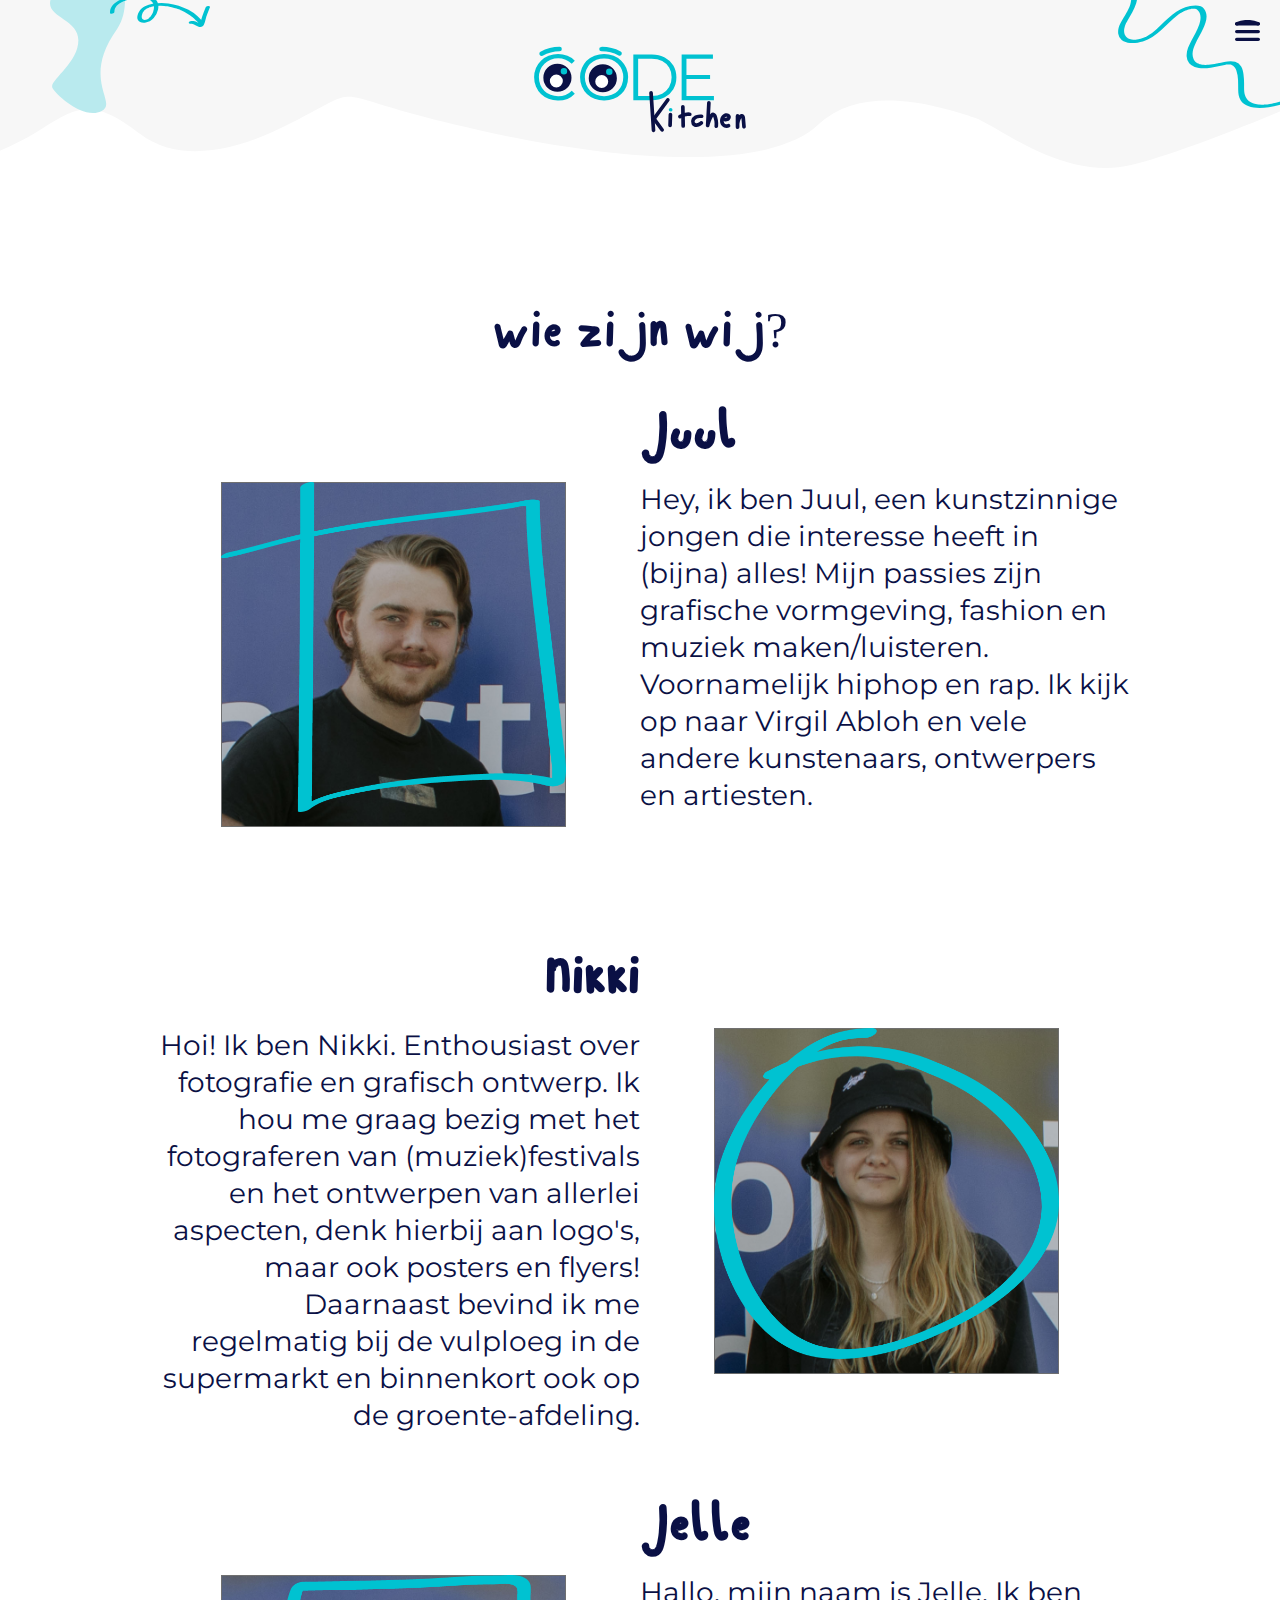
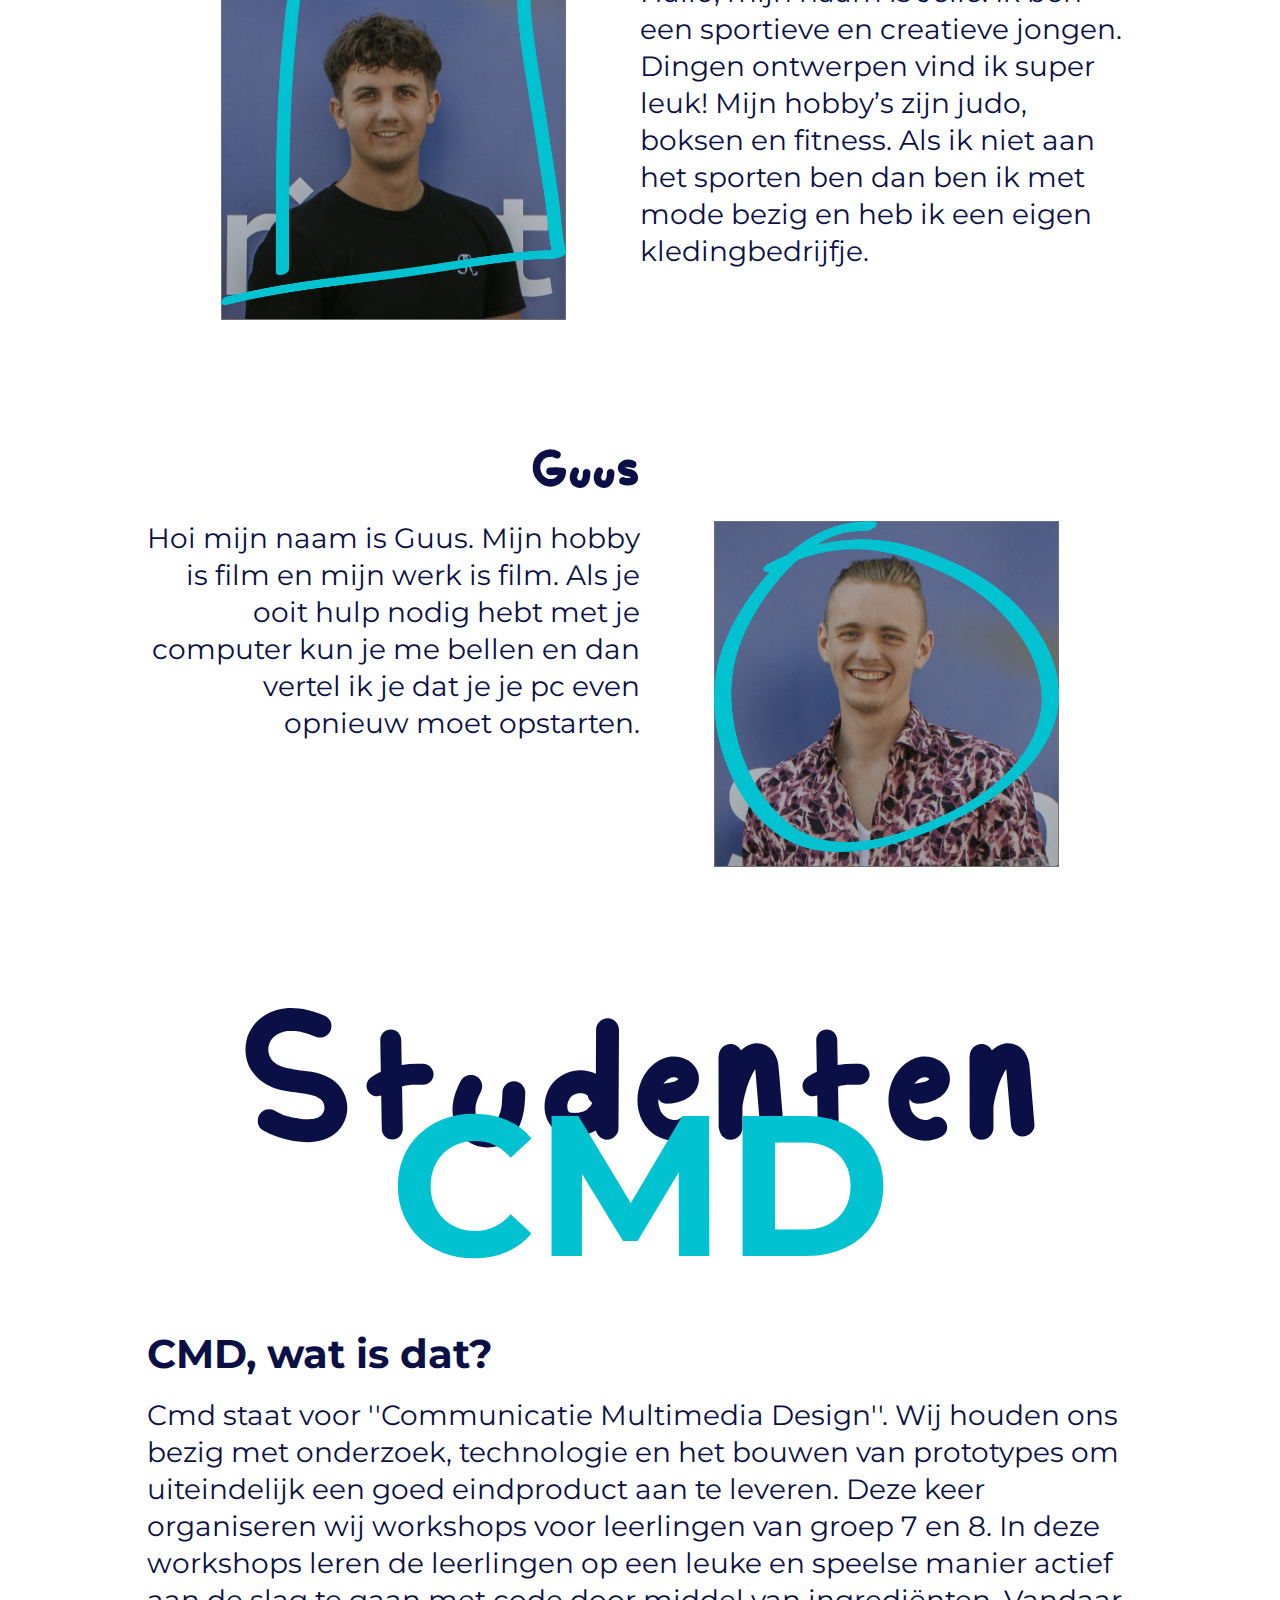
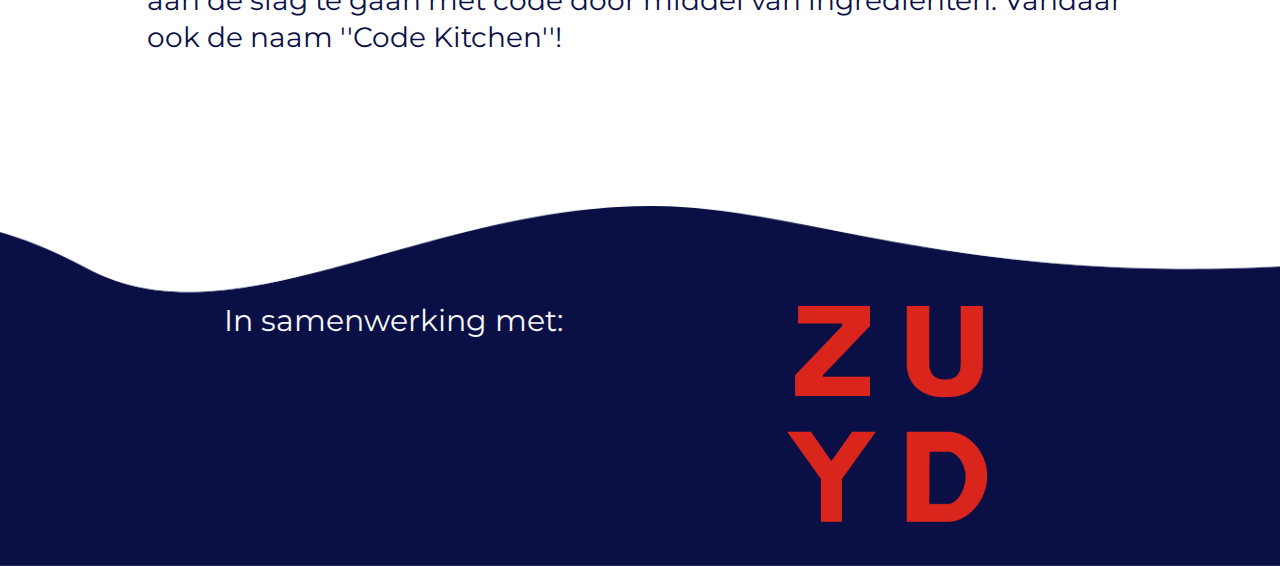
<file: wij.html>
<!DOCTYPE html>
<html lang="en">
<head>
    <meta charset="UTF-8">
    <meta http-equiv="X-UA-Compatible" content="IE=edge">
    <meta name="viewport" content="width=device-width, initial-scale=1.0">
    <link rel="preconnect" href="https://fonts.googleapis.com"> 
    <link rel="preconnect" href="https://fonts.gstatic.com" crossorigin> 
    <link href="https://fonts.googleapis.com/css2?family=Montserrat:wght@400;700&display=swap" rel="stylesheet">
    <link rel="stylesheet" href="css/reset.css">
    <link rel="stylesheet" href="css/jquery-ui.css">
    <link rel="stylesheet" href="css/style.css">
    <script src="js/jquery-3.6.0.min.js"></script>
    <script src="js/jquery-ui.js"></script>
    <script src="js/script.js"></script>
    <title>Code Kitchen</title>
</head>
<body>
    <header>
        <nav>
            <div class="nav">
                <a href="index.html">
                <li>
                    <img src="assets/Path 325.svg" alt="" class="zInd1">
                    <h5 class="zInd2">Home</h5>
                </li></a>
                <a href="workshop.html">
                <li>
                    <img src="assets/Path 326.svg" alt="">
                    <h5 class="zInd2">Workshops</h5>
                </li></a>   
                <a href="wij.html">
                <li>
                    <img src="assets/Path 327.svg" alt="">
                    <h5 class="zInd2">Wie zijn wij?</h5>
                </li></a>
            </div>
        </nav>

        <div class="fixedhead">
            <img src="assets/figs/head2.svg" alt="" id="head2">
            <a href="index.html"><img src="assets/logobig.svg" alt="" id="logohead"></a>
            <img src="assets/figs/curltopright.svg" alt="" id="curltopright">
            <!-- <a href=""> -->
            <img src="assets/hamb-button.svg" alt="" id="hamb-button">
        <!-- </a> -->
        </div>



        <div class="deblobs">
            <img src="assets/figs/bloblinksboven.svg" alt="" id="bloblinksboven">
            <img src="assets/figs/pijl1.svg" alt="" id="pijllinksboven">
        </div>

    </header>
    <main class="others">
        <h2 class="center">wie zijn wij?</h2>
        <div class="middleCont">
            <div class="fifty leftFloat rela">
                <img src="assets/groep/Intersection 1.png" alt="">
                <img src="assets/groep/Path 101.png" alt="" class="onTopPic">
            </div>
            <div class="fifty rightFloat">
                <h3 class="names">Juul</h3>
                <p>Hey, ik ben Juul, een kunstzinnige jongen die interesse heeft in (bijna) alles! Mijn passies zijn grafische vormgeving, fashion en muziek maken/luisteren. Voornamelijk hiphop en rap.
                    Ik kijk op naar Virgil Abloh en vele andere kunstenaars, ontwerpers en artiesten. </p>
            </div>
            <div class="clear"></div>
        </div>
        <div class="middleCont">
            <div class="fifty leftFloat show2">
                <h3 class="names right">Nikki</h3>
                <p class="right">Hoi! Ik ben Nikki. Enthousiast over fotografie en grafisch ontwerp.
                    Ik hou me graag bezig met het fotograferen van (muziek)festivals en het ontwerpen van allerlei aspecten, denk hierbij aan logo's, maar ook posters en flyers! Daarnaast bevind ik me regelmatig bij de vulploeg in de supermarkt en binnenkort ook op de groente-afdeling.</p>
            </div>
            <div class="fifty rightFloat rela">
                <img src="assets/groep/Intersection 4.png" alt="">
                <img src="assets/groep/Path 97.png" alt="" class="onTopPic">
            </div>
            <div class="fifty leftFloat show1">
                <h3 class="names right">Nikki</h3>
                <p class="right">Hoi! Ik ben Nikki. Enthousiast over fotografie en grafisch ontwerp.
                    Ik hou me graag bezig met het fotograferen van (muziek)festivals en het ontwerpen van allerlei aspecten, denk hierbij aan logo's, maar ook posters en flyers! Daarnaast bevind ik me regelmatig bij de vulploeg in de supermarkt en binnenkort ook op de groente-afdeling.</p>
            </div>
            <div class="clear"></div>
        </div>
        <div class="middleCont">
            <div class="fifty leftFloat rela">
                <img src="assets/groep/Path 37.png" alt="" class="onTopPic"><img src="assets/groep/Intersection 2.png" alt=""></div>
            <div class="fifty rightFloat">
                <h3 class="names">Jelle</h3>
                <p>Hallo, mijn naam is Jelle.
                    Ik ben een sportieve en creatieve jongen. Dingen ontwerpen vind ik super leuk! Mijn hobby’s zijn judo, boksen en fitness. Als ik niet aan het sporten ben dan ben ik met mode bezig en heb ik een eigen kledingbedrijfje.</p>
            </div>
            <div class="clear"></div>
        </div>
        <div class="middleCont">
            <div class="fifty leftFloat show2">
                <h3 class="names right">Guus</h3>
                <p class="right">Hoi mijn naam is Guus. 
                    Mijn hobby is film en mijn werk is film.
                    Als je ooit hulp nodig hebt met je computer kun je me bellen en dan vertel ik je dat je je pc even opnieuw moet opstarten.
                    </p>
            </div>
            <div class="fifty rightFloat rela">
                <img src="assets/groep/Intersection 3.png" alt="">
                <img src="assets/groep/Path 97.png" alt="" class="onTopPic">
            </div>
            <div class="fifty leftFloat show1">
                <h3 class="names right">Guus</h3>
                <p class="right">Hoi mijn naam is Guus. 
                    Mijn hobby is film en mijn werk is film.
                    Als je ooit hulp nodig hebt met je computer kun je me bellen en dan vertel ik je dat je je pc even opnieuw moet opstarten.
                    </p>
            </div>
            <div class="clear"></div>
        </div>
        <div class="middleCont">
            <h1>Studenten</h1>
            <h5 class="center">CMD</h5>
            <h3>CMD, wat is dat?</h3>
            <p class="leftecht">Cmd staat voor ''Communicatie Multimedia Design''. Wij houden ons bezig met onderzoek, technologie en het bouwen van prototypes om uiteindelijk een goed eindproduct aan te leveren. Deze keer organiseren wij workshops voor leerlingen van groep 7 en 8. In deze workshops leren de leerlingen op een leuke en speelse manier actief aan de slag te gaan met code door middel van ingrediënten. Vandaar ook de naam ''Code Kitchen''!</p>

        </div>
        

        <div class="clear"></div>

   </main>
   <footer>
        <img src="assets/Bottom.png" alt="" class="foot">
        <div class="bigCont">
        <div class="fifty leftFloat center"><p class="footshit">In samenwerking met:</p></div>
        <div class="fifty rightFloat center"><a href="https://www.zuyd.nl"><img src="assets/LogoZUYD.png" alt="" id="logoZuyd"></a></div>
        </div>
    </footer>   
</body>
</html>
</file>
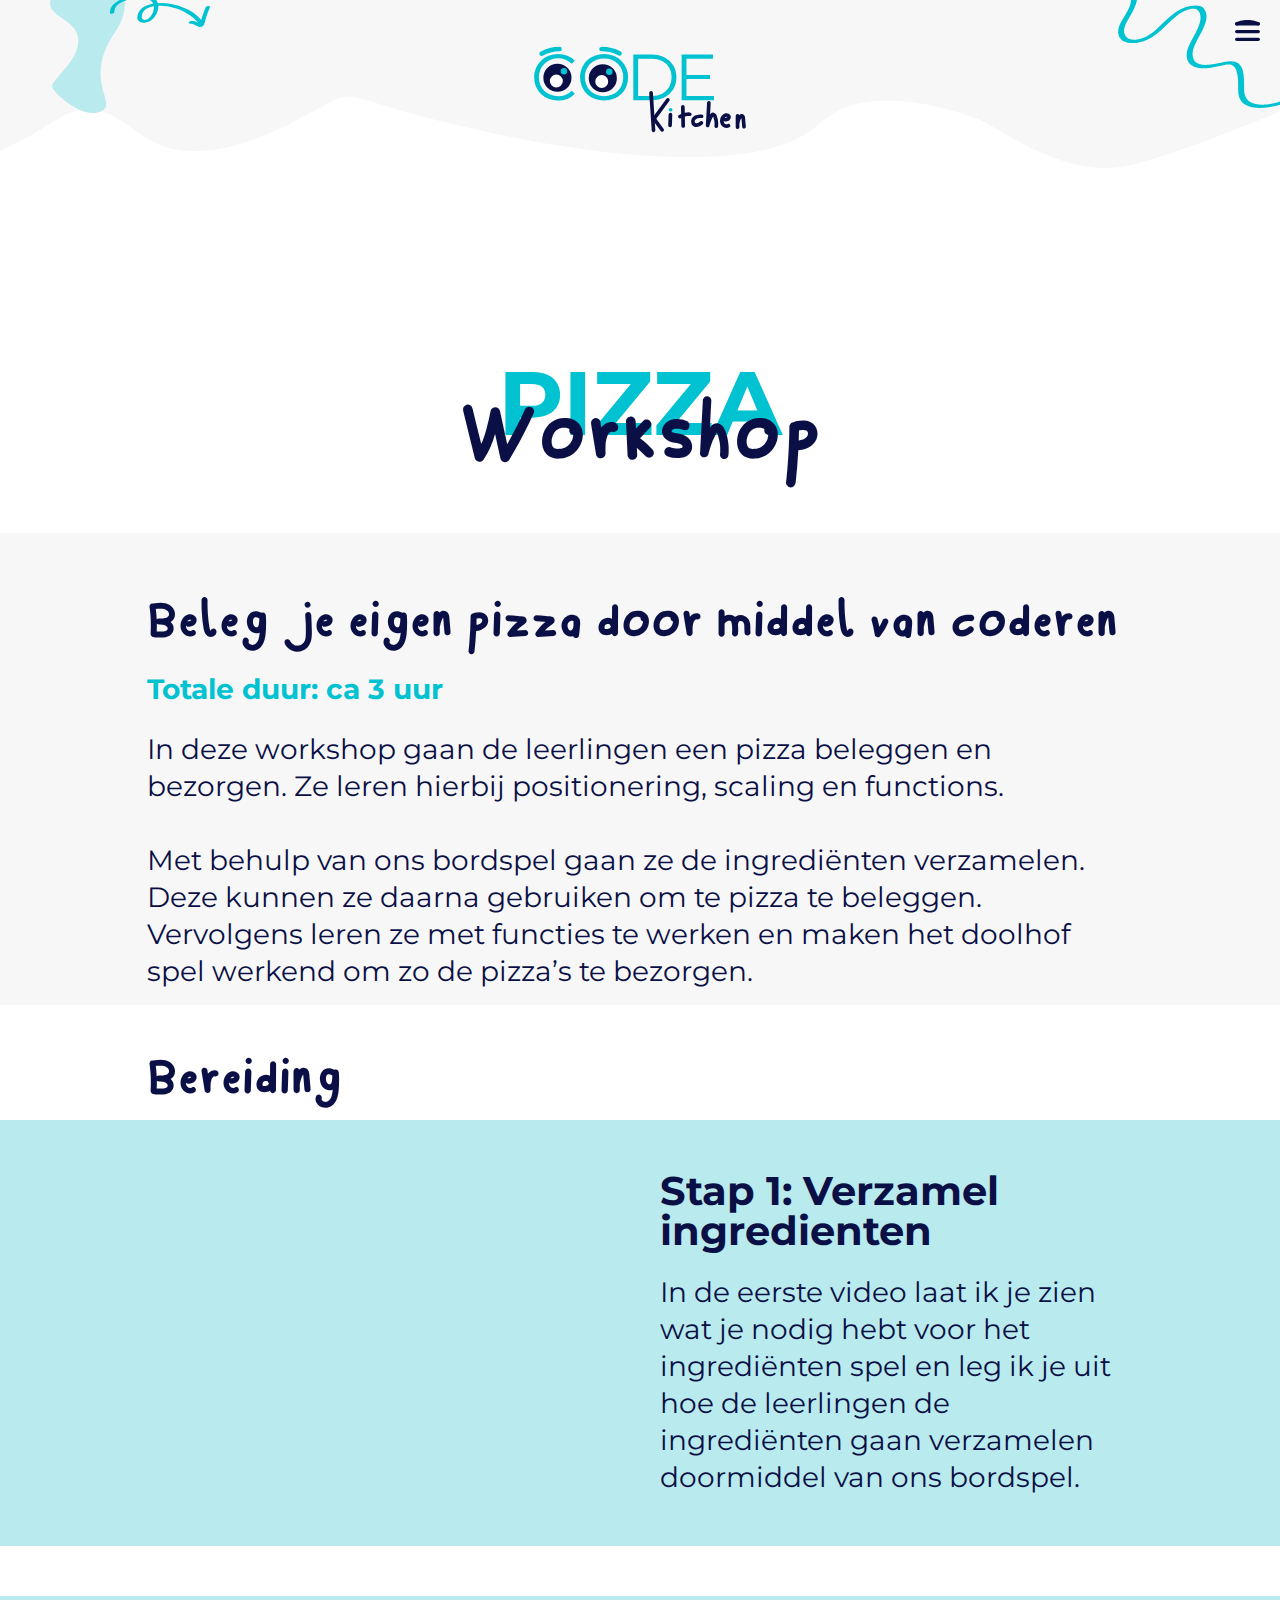
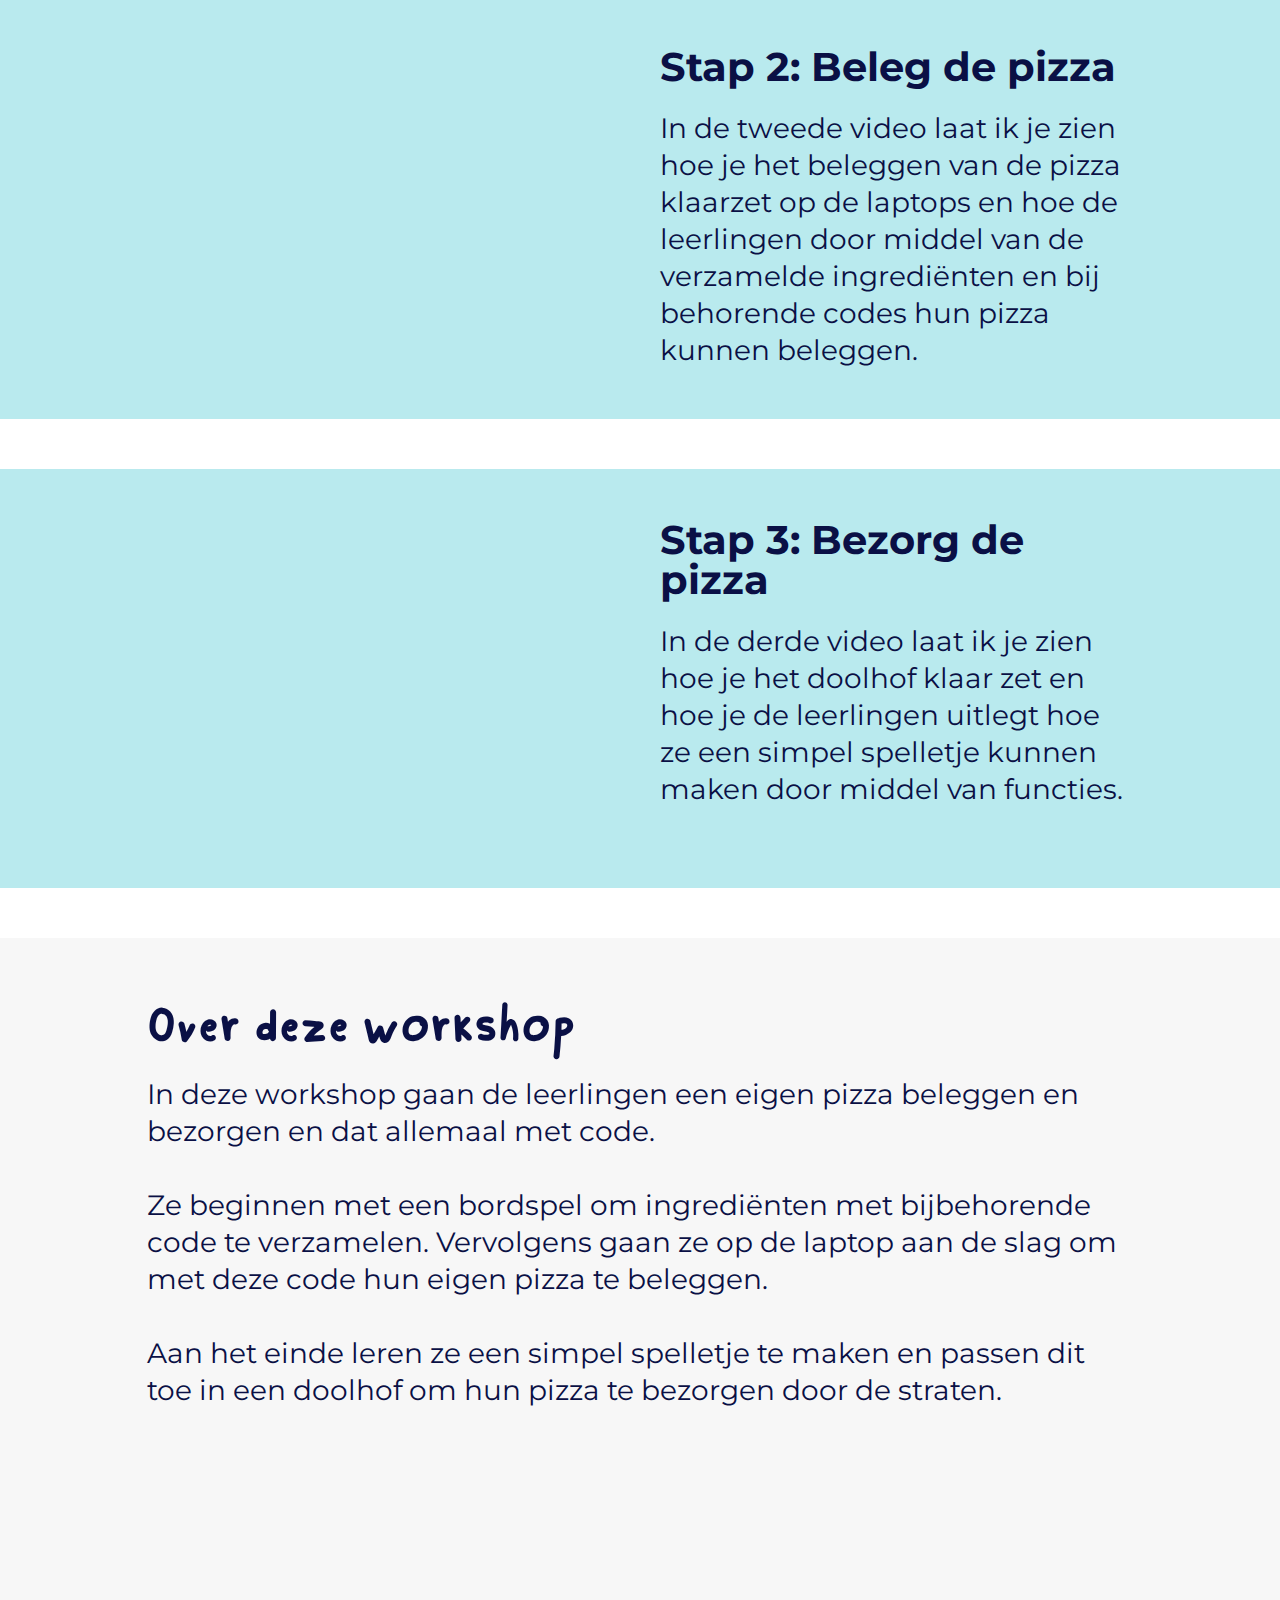
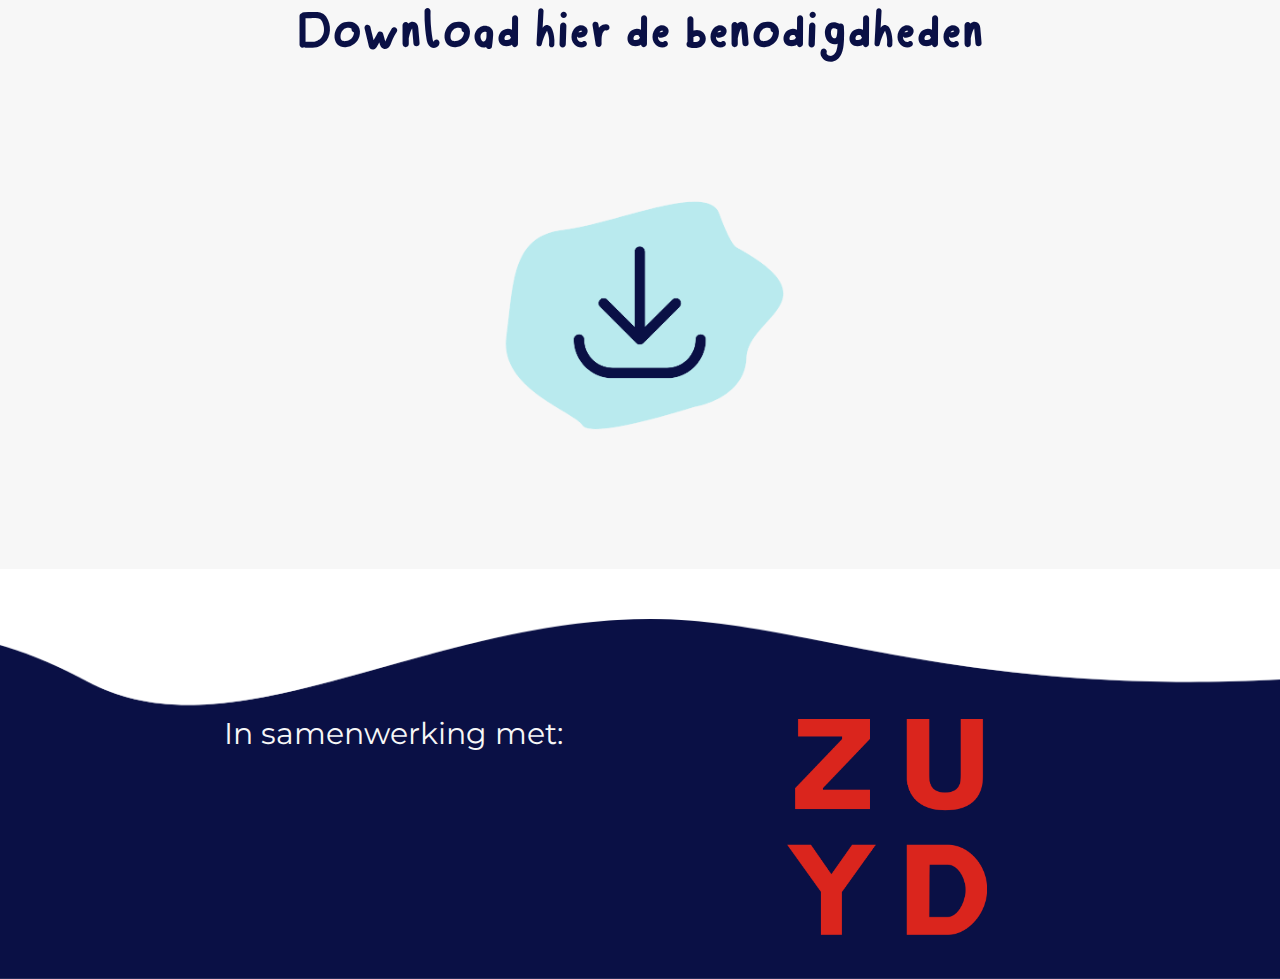
<file: workshop.html>
<!DOCTYPE html>
<html lang="en">
<head>
    <meta charset="UTF-8">
    <meta http-equiv="X-UA-Compatible" content="IE=edge">
    <meta name="viewport" content="width=device-width, initial-scale=1.0">
    <link rel="preconnect" href="https://fonts.googleapis.com"> 
    <link rel="preconnect" href="https://fonts.gstatic.com" crossorigin> 
    <link href="https://fonts.googleapis.com/css2?family=Montserrat:wght@400;700&display=swap" rel="stylesheet">
    <link rel="stylesheet" href="css/reset.css">
    <link rel="stylesheet" href="css/jquery-ui.css">
    <link rel="stylesheet" href="css/style.css">
    <script src="js/jquery-3.6.0.min.js"></script>
    <script src="js/jquery-ui.js"></script>
    <script src="js/script.js"></script>
    <title>Code Kitchen</title>
</head>
<body>
    <header>
        <nav>
            <div class="nav">
                <a href="index.html">
                <li>
                    <img src="assets/Path 325.svg" alt="" class="zInd1">
                    <h5 class="zInd2">Home</h5>
                </li></a>
                <a href="workshop.html">
                <li>
                    <img src="assets/Path 326.svg" alt="">
                    <h5 class="zInd2">Workshops</h5>
                </li></a>   
                <a href="wij.html">
                <li>
                    <img src="assets/Path 327.svg" alt="">
                    <h5 class="zInd2">Wie zijn wij?</h5>
                </li></a>
            </div>
        </nav>

        <div class="fixedhead">
            <img src="assets/figs/head2.svg" alt="" id="head2">
            <a href="index.html"><img src="assets/logobig.svg" alt="" id="logohead"></a>
            <img src="assets/figs/curltopright.svg" alt="" id="curltopright">
            <!-- <a href=""> -->
            <img src="assets/hamb-button.svg" alt="" id="hamb-button">
        <!-- </a> -->
        </div>



        <div class="deblobs">
            <img src="assets/figs/bloblinksboven.svg" alt="" id="bloblinksboven">
            <img src="assets/figs/pijl1.svg" alt="" id="pijllinksboven">
        </div>

    </header>

    <main class="others">

        <div class="middleCont">
            <h5 class="center work">PIZZA</h5>
            <h1 class="work">Workshop</h1>
        </div>

        <div class="grayBack">
            <div class="middleCont">
                <h2>Beleg je eigen pizza door middel van coderen</h2>
                <p class="blauw">Totale duur: ca 3 uur</p>
                <p class="leftecht noMarg">In deze workshop gaan de leerlingen een pizza beleggen en bezorgen.
                    Ze leren hierbij positionering, scaling en functions. 
                     <br><br>
                    Met behulp van ons bordspel gaan ze de ingrediënten verzamelen.
                    Deze kunnen ze daarna gebruiken om te pizza te beleggen.
                    Vervolgens leren ze met functies te werken en maken het doolhof spel werkend om zo de pizza’s te bezorgen.</p>
            </div>
        </div>

        <div class="middleCont">
            <h2>Bereiding</h2>
        </div>
        <div class="blueBackwork">
            <div class="middleCont">
                <div class="fifty leftFloat"><iframe width="100%" height="315" src="https://www.youtube.com/embed/4WzdYMv4MM0" title="YouTube video player" frameborder="0" allow="accelerometer; autoplay; clipboard-write; encrypted-media; gyroscope; picture-in-picture" allowfullscreen></iframe></div>
                <div class="fifty rightFloat">
                    <h3 class="leftPad">Stap 1: Verzamel ingredienten</h3>
                    <p class="leftPad">In de eerste video laat ik je zien wat je nodig hebt voor het ingrediënten spel en leg ik je uit hoe de leerlingen de ingrediënten gaan verzamelen doormiddel van ons bordspel.</p>
                </div>
                <div class="clear"></div>
            </div>
        </div>
    </div>
    <div class="blueBackwork">
        <div class="middleCont">
            <div class="fifty leftFloat"><iframe width="100%" height="315" src="https://www.youtube.com/embed/4WzdYMv4MM0" title="YouTube video player" frameborder="0" allow="accelerometer; autoplay; clipboard-write; encrypted-media; gyroscope; picture-in-picture" allowfullscreen></iframe></div>
            <div class="fifty rightFloat">
                <h3 class="leftPad">Stap 2: Beleg de pizza</h3>
                <p class="leftPad">In de tweede video laat ik je zien hoe je het beleggen van de pizza klaarzet op de laptops en hoe de leerlingen door middel van de verzamelde ingrediënten en bij behorende codes hun pizza kunnen beleggen.</p>
            </div>
            <div class="clear"></div>
        </div>
    </div>
    <div class="blueBackwork">
        <div class="middleCont">
            <div class="fifty leftFloat"><iframe width="100%" height="315" src="https://www.youtube.com/embed/4WzdYMv4MM0" title="YouTube video player" frameborder="0" allow="accelerometer; autoplay; clipboard-write; encrypted-media; gyroscope; picture-in-picture" allowfullscreen></iframe></div>
            <div class="fifty rightFloat">
                <h3 class="leftPad">Stap 3: Bezorg de pizza</h3>
                <p class="leftPad">In de derde video laat ik je zien hoe je het doolhof klaar zet en hoe je de leerlingen uitlegt hoe ze een simpel spelletje kunnen maken door middel van functies.</p>
            </div>
            <div class="clear"></div>
        </div>
    </div>

    <div class="grayBack">
        <div class="middleCont">
            <h2>Over deze workshop</h2>
            <p>
                In deze workshop gaan de leerlingen een eigen pizza beleggen en bezorgen en dat allemaal met code.
                <br><br>
                Ze beginnen met een bordspel om ingrediënten met bijbehorende code te verzamelen. Vervolgens gaan ze op de laptop aan de slag om met deze code hun eigen pizza te beleggen.
                <br><br>
                Aan het einde leren ze een simpel spelletje te maken en passen dit toe in een doolhof om hun pizza te bezorgen door de straten.
            </p>
            <h2 class="center down">Download hier de benodigdheden</h2>
            <div class="maxWdown">   
                <a href="assets/LogoZUYD.png" download>
                    <img src="assets/download.png" alt="" class="maxWdown">
                </a>   
            </div>

        </div>
    </div>


        <div class="clear"></div>
        <div class="whiteSpace"></div>
        <div class="whiteSpace"></div>
        <div class="whiteSpace"></div>
        <div class="whiteSpace"></div>
        <div class="whiteSpace"></div>
   </main>

   <footer>
    <img src="assets/Bottom.png" alt="" class="foot">
    <div class="bigCont">
    <div class="fifty leftFloat center"><p class="footshit">In samenwerking met:</p></div>
    <div class="fifty rightFloat center"><a href="https://www.zuyd.nl"><img src="assets/LogoZUYD.png" alt="" id="logoZuyd"></a></div>
    </div>
    </footer>
</body>
</html>
</file>
<file: css/style.css>
@font-face {
    font-family: custom;
    src: url(../type/MYCOOLFONT.otf);
  }

nav{
    position: fixed;
    top: 100px;
    right: 236px;
    z-index: 1000;
}

li{
    list-style-type: none;
    position: relative;
}

.nav{
    display: none;
    width: 136px;
}

.zInd1{
    position: relative;
}

.zInd2{
    position: absolute;
    z-index: 2;
    top: 50%;
}

h5{
    font-family: custom;
    font-size: 27px;
    color: #F7F7F7;
    width: 335px;
    text-align: center;
}


/* colors */
.light{
    background: #B9EAEE;
}
.mid{
    background: #00C2D1;
}
.dark{
    background: #0A1045;
}

/* backColors */

.grayBack{
    width: 100%;
    padding-top: 15px;
    padding-bottom: 15px;
    background: #F7F7F7;
}
.blueBack{
    width: 100%;
    margin-top: 100px;
    padding-top: 100px;
    padding-bottom: 15px;
    background: #B9EAEE;
    padding-bottom: 200px;
}
.blueBackwork{
    width: 100%;
    padding-top: 1px;
    padding-bottom: 50px;
    background: #B9EAEE;
    margin-bottom: 50px;
}

.whiteSpace{
    height: 50px;
}
.whiteSpaceExtra{
    height: 500px;
}


/* containers */

.bigCont{
    max-width: 987px;
    margin: auto;
    position: relative;
}

.smallCont{
    max-width: 666px;
    margin: auto;
    position: relative;
}

/* styling header */
header{
    height: 100vh;
    position: relative;
    z-index: 10;
}
main{
    position: relative;
    z-index: 0;
}
main.others{
    margin-top: calc(-80vh + 10vw);
}

#bighead.center{
    position: relative;
        display: block;
        margin-left: auto;
        margin-right: auto;
        width: 100%;
}
#logoontop{
    position: absolute;
    top: 5%;
    width: 50%;
    left: 25%;
    z-index: 50;
}

#hamb-button{
    position: fixed;
    right: 20px;
    top: 20px;
    width: 25px;
    z-index: 99;
}

#curltopright{
    position: fixed;
    top: -15px;
    width: 200px;
    right: -20px;
    z-index: 99;
}

#head2{
    position: fixed;
    width: 100%;
}

#logohead{
    position: fixed;
    width:20%;
    margin: 3vw 40% 0 40%;
}
#bloblinksboven{
    position: absolute;
    top: -30px;
    width: 75px;
    left: 50px;
}

#pijllinksboven{
    position: absolute;
    top: -5px;
    width: 100px;
    left: 110px;
}
#blob2{
    position: absolute;
    width: 75px;
    right: 0px;
    margin-top: -100px;
}

/* styling sides */


#curl{
    translate: -50%;
    width: 150px;
    position: absolute;
}
#blob3{
    translate: -50%;
    padding-top: 
    70px;
    width: 150px;
    position: absolute;
}
#blobje{
    translate: -50%;
    padding-top: 
    150px;
    width: 150px;
    position: absolute;
}


/* content */
.cont{
    height: 2000px;
    /* background: green; */
    max-width: 1140px;
    margin: auto;
}


.arti div{
    width: 30%;
    height: 290px;
    float: left;
    border-radius: 10px;
    position: relative;
    overflow: hidden;
}
.arti div.blok{
    margin-left: 5%;
}
.arti div img{
    width: 500px;
    translate: -25%;
}
.arti div img.howitworks{
width: 264px;
    translate: 0;
}

.arti div img#misselijk{
    width: 300px;
    translate: 0 -40%;
}

div.title{
    width: 100%;
    height: 60px;
    position: absolute;
    bottom: 0;
    border-radius: 0;
    padding-top: 9px;
}
.show2{
    display: block;
}
.show1{
    display: none;
}

#circlePot{
    position: absolute;
    left: 5%;
    width: 90%;
    top: -40px;
}
.reviews{
overflow: scroll;
}

.voordescroll{
    width: 2000px;
    padding-left:5%;
    padding-right: 5%;
}

.fourfifty{
    width: 450px;
    height: 450px;
    float: left;
    position: relative;
    margin-left: 70px;
}

.hundred{
    width: calc(100% - 59px);
}

.review{
    position: absolute;
    width: 450px;
    top: 50%;
    left: 50%;
    translate: -50% -50%;

}


.linkje{
color: #00C2D1;
text-decoration: underline;
}

#logoZuyd{
    max-width: 200px;
}


/* letters */
h1{
    font-family: custom;
    font-size: 190px;
    color: #0A1045;
text-align: center;
}
.middleCont h5{

    margin: -100px;
    font-family: 'Montserrat', sans-serif;
    font-size: 200px;
    font-weight: bold;
    color: #00C2D1;
    text-align: center;
    width: auto;
    margin-bottom: 50px;
}


p{

    font-family: 'Montserrat', sans-serif;
    color: #0A1045;
}

p.quote{
    font-family: 'Montserrat', sans-serif;
    margin-top: 50px;
    font-size: 30px;
    position: relative;
    z-index: -10;
}
p.intext{
    font-family: 'Montserrat', sans-serif;
    font-size: 30px;
    position: relative;
    z-index: -10;
}
h2{
    border: none;
    text-decoration: none;
    font-family: custom;
    font-size: 50px;
    color: #0A1045;
    margin-bottom: 15px;
}

a:link { text-decoration: none; }
a:visited { text-decoration: none; }
a:hover { text-decoration: none; }
a:active { text-decoration: none; }

div a h2.center{
    text-decoration: none;
    border: none;
}

#special{
    margin-bottom: 30px;
}
h4{
    margin-top: 15px;
    font-family: 'Montserrat', sans-serif;
    font-size: 20px;
    font-weight: bold;
    line-height: 30px;
    text-align: center;
}
h3{
    font-family: 'Montserrat', sans-serif;
    font-size: 40px;
    color: #0A1045;
    font-weight: bold;
}
.arti h3{
    font-family: custom;
    font-size: 27px;
    color: #F7F7F7;
    font-weight: 400;
}
.arti p{
    font-family: custom;
    font-size: 15px;
    color: #F7F7F7;
    margin-top: 5px;
}

button{border: none;
    margin: auto;
background: none;}
button a{
    text-decoration: none;
    border: none;
}

button p{
    text-align: center;
    font-family: 'Montserrat', sans-serif;
    font-size: 27px;
    font-weight: bold;
    color: #F7F7F7;
    margin-top: 40px;
}


.howitworks{
    width: 264px;
}

.more{
    max-width: 400px;
    margin: auto;
    height: 250px;
}

.bottom{
position: absolute;
left: 50%;
transform: translateX(-50%);
max-width: 100%;
top: 0;
}

.top{
    position: absolute;
    left: 50%;
    transform: translateX(-50%);
    max-width: 100%;
    top: 50px;
}


.left{
    text-align: left;
}

.center{
    text-align: center;
}

.right{
    text-align: right;
}

.fifty{
    width: 50%;
}
.eighty{
    width: 80%;
    margin: 0 10%;
}
.leftFloat{
    float: left;
    position: relative;
}

.rightFloat{
    float: right;
}

.marginBot{
    margin-bottom: 100px;
}


/* footer */
footer{
    position: relative;
    z-index: 10;
    margin-top: -200px;
}
footer img.foot{
    position: absolute;
    height: 40vh;
    width: 100%;
    z-index: -1;
}
.footshit{
    color: #F7F7F7;
    font-family: 'Montserrat', sans-serif;
    font-size: 30px;
}
footer div{
    padding-top: 50px;
}


/* wij */
.middleCont{

    margin: auto;
        margin-top: 50px;
    max-width: 987px;
}
.middleCont img{
    margin: 15%;
    max-width: 70%;
}

h3.names{
    font-family: custom;
    font-size: 50px;
    color: #0A1045;
}
.middleCont p{
    margin-top: 23px;
    font-family: 'Montserrat', sans-serif;
    font-size: 28px;
    color: #0A1045;
    line-height: 37px;
}
.rela{
    position: relative;
}
.onTopPic{
    top: 0;
    left: 0;
    position: absolute;
    width: 100%;
}
.leftecht{
    margin-bottom: 350px;
}
/* workshop */
h1.work{
    font-family: custom;
    font-size: 80px;
    color: #0A1045;
text-align: center;
margin-top: -100px;
margin-bottom: 55px;
}
.middleCont h5.work{

    margin:0;
    font-family: 'Montserrat', sans-serif;
    font-size: 90px;
    font-weight: bold;
    color: #00C2D1;
    text-align: center;
    width: auto;
    margin-bottom: 50px;
}
.middleCont p.blauw{
    color: #00C2D1;
    font-weight: bold;
}
.middleCont p.noMarg{
    margin-bottom: 0;
}

.leftPad{
    padding-left: 20px;
}

.down{
    margin-top: 200px;
}
.maxWdown{
    max-width: 500px;
    margin: auto;
}

@media screen and (max-width: 1050px){
.bigCont{
    margin: 0 5% 0 5%;
}
.middleCont{
    margin: 50px 5% 0 5%;
}
}

@media screen and (max-width: 900px){

.arti div{
    width: auto;
    max-width: 297px;
    float: none;
    position: relative;
    margin: auto;
    margin-bottom: 50px;
}
.arti div.blok{
    margin: auto;
    margin-bottom: 50px;
}
.arti div img{
    width: 500px;
    translate: -25%;
    margin-bottom: 0;
}
.arti div img#misselijk{
    width: 300px;
    translate: 0 -40%;
    margin-bottom: 0;
}
div.title{
    width: 100%;
    height: 60px;
    position: absolute;
    bottom: 0;
    border-radius: 0;
    padding-top: 9px;
    margin-bottom: 0;
}
}


@media screen and (max-width: 700px){
    .smallCont{
        margin: 0 10% 0 10%;
        
    }
    p.quote{
        margin-top: 200px;
        font-family: 'Montserrat', sans-serif;
        font-size: 30px;
    }
    button p{
        font-size: 16px;
        margin-top: 7vw;
    }
    .show2{
        display: none;
    }
    .show1{
        display: block;
    }
    .fifty{
        width: 100%;
    }
    .intext{
        text-align: center;

    }
    .leftPad{
        padding-left: 0;
        padding-top: 50px;
        text-align: center;
    }

    .hundred{
        width: 100%;
        margin-bottom: 20px;
    }
    footer img.foot{
        position: absolute;
        height: 50vh;
        width: 100%;
        z-index: -1;
    }

    h3.names{
        font-family: custom;
        font-size: 50px;
        color: #0A1045;
    }
    .middleCont p, .middleCont h3.names{
        text-align: center;
    }
    .middleCont p.leftecht{
        text-align: left;
    }
}



@media screen and (max-width: 900px){

    h1{
        font-family: custom;
        font-size: 80px;
        color: #0A1045;
    text-align: center;
    }
    .middleCont h5{
    
        margin: -40px;
        font-family: 'Montserrat', sans-serif;
        font-size: 90px;
        font-weight: bold;
        color: #00C2D1;
        text-align: center;
        width: auto;
        margin-bottom: 50px;
    }
    }


.clear{
    clear: both;
}
</file>
